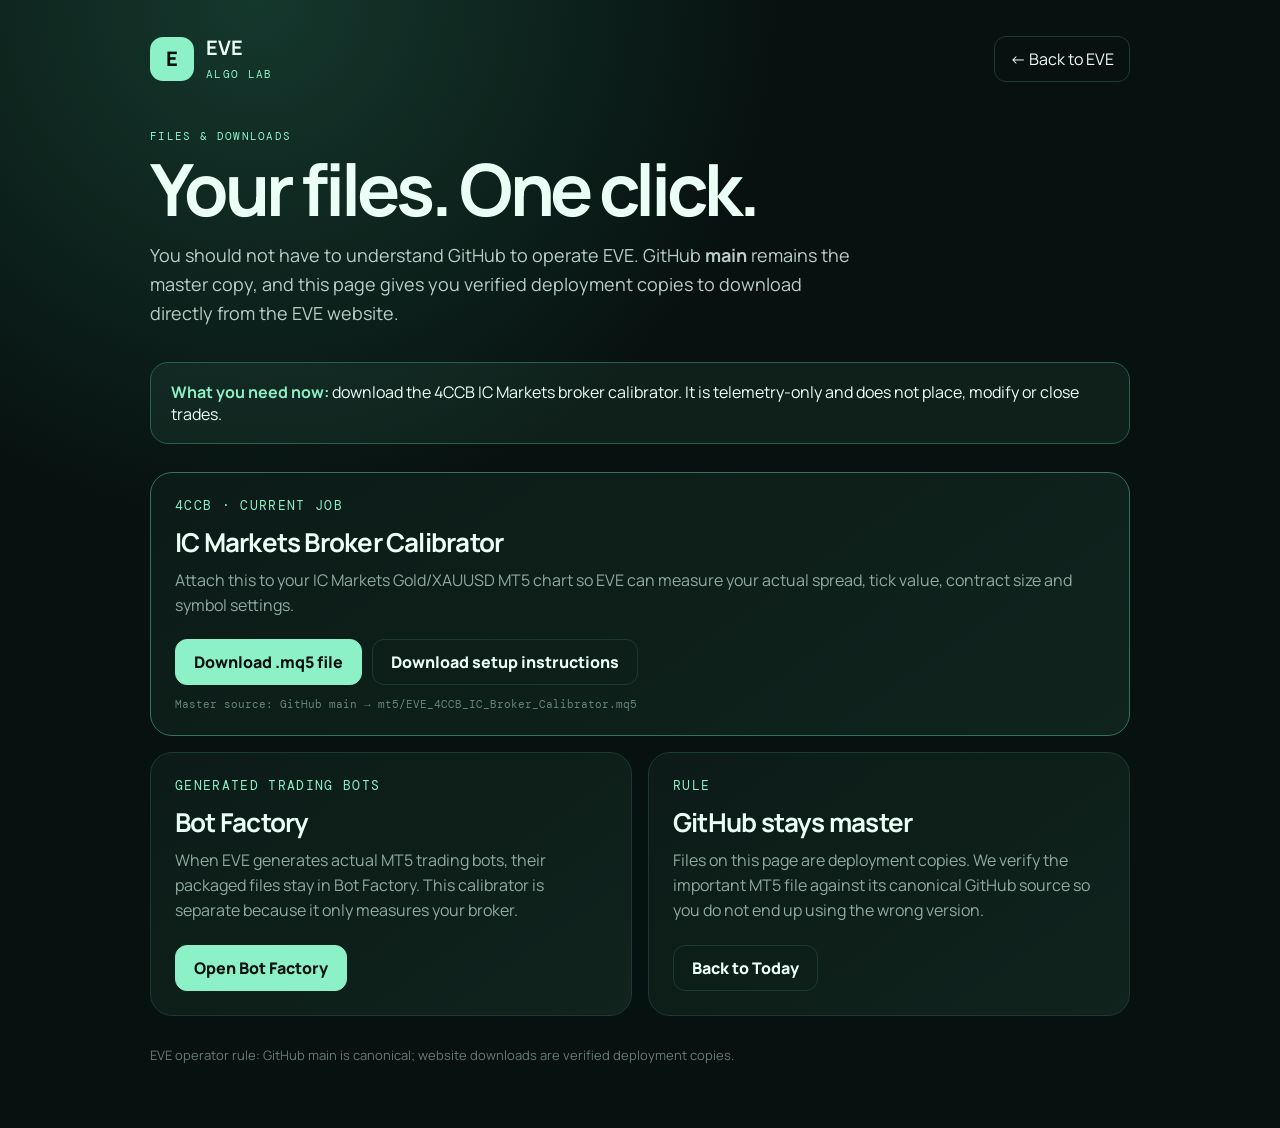
<file: frontend/downloads.html>
<!doctype html>
<html lang="en">
<head>
  <meta charset="utf-8">
  <meta name="viewport" content="width=device-width, initial-scale=1">
  <meta name="theme-color" content="#07110f">
  <title>EVE Downloads</title>
  <link rel="icon" href="favicon.svg" type="image/svg+xml">
  <link rel="preconnect" href="https://fonts.googleapis.com">
  <link rel="preconnect" href="https://fonts.gstatic.com" crossorigin>
  <link href="https://fonts.googleapis.com/css2?family=DM+Mono:wght@400;500&family=Manrope:wght@400;500;600;700;800&display=swap" rel="stylesheet">
  <style>
    :root { color-scheme: dark; --bg:#07110f; --panel:#0c1b17; --panel2:#10231d; --line:#1d3a31; --mint:#8cf1c7; --text:#ecfff7; --muted:#90aaa0; }
    * { box-sizing:border-box; }
    body { margin:0; min-height:100vh; background:radial-gradient(circle at 20% 0%,#15382d 0,transparent 35%),var(--bg); color:var(--text); font-family:Manrope,system-ui,sans-serif; }
    .wrap { width:min(980px,calc(100% - 32px)); margin:0 auto; padding:34px 0 64px; }
    .top { display:flex; align-items:center; justify-content:space-between; gap:20px; margin-bottom:46px; }
    .brand { display:flex; align-items:center; gap:12px; color:var(--text); text-decoration:none; }
    .mark { width:44px; height:44px; border-radius:13px; display:grid; place-items:center; background:var(--mint); color:#07110f; font-weight:800; font-size:20px; }
    .brand strong { display:block; font-size:20px; }
    .brand small,.eyebrow { font-family:"DM Mono",monospace; color:var(--mint); letter-spacing:.12em; font-size:11px; }
    .back { color:var(--text); text-decoration:none; border:1px solid var(--line); padding:11px 15px; border-radius:12px; }
    h1 { font-size:clamp(38px,7vw,72px); line-height:.95; margin:12px 0 18px; letter-spacing:-.055em; }
    .intro { max-width:700px; color:#b9cec6; font-size:18px; line-height:1.6; margin-bottom:34px; }
    .notice { border:1px solid #27604d; background:rgba(140,241,199,.06); border-radius:18px; padding:18px 20px; margin:24px 0 28px; }
    .notice strong { color:var(--mint); }
    .grid { display:grid; grid-template-columns:repeat(2,minmax(0,1fr)); gap:16px; }
    .card { background:linear-gradient(145deg,var(--panel),var(--panel2)); border:1px solid var(--line); border-radius:22px; padding:24px; min-height:230px; display:flex; flex-direction:column; }
    .card.primary { grid-column:1/-1; border-color:#35715c; }
    .card small { font-family:"DM Mono",monospace; color:var(--mint); letter-spacing:.1em; }
    .card h2 { margin:10px 0 8px; font-size:26px; letter-spacing:-.03em; }
    .card p { color:var(--muted); line-height:1.55; margin:0 0 22px; }
    .actions { margin-top:auto; display:flex; gap:10px; flex-wrap:wrap; }
    .button { display:inline-flex; align-items:center; justify-content:center; min-height:46px; padding:0 18px; border-radius:12px; text-decoration:none; font-weight:800; border:1px solid var(--line); color:var(--text); }
    .button.primary { background:var(--mint); color:#07110f; border-color:var(--mint); }
    .path { margin-top:12px; font-family:"DM Mono",monospace; font-size:11px; color:#66857a; word-break:break-all; }
    footer { margin-top:30px; color:#627d73; font-size:13px; }
    @media (max-width:720px) { .grid { grid-template-columns:1fr; } .card.primary { grid-column:auto; } .top { align-items:flex-start; } .back { font-size:13px; } }
  </style>
</head>
<body>
  <main class="wrap">
    <div class="top">
      <a class="brand" href="/#home"><span class="mark">E</span><span><strong>EVE</strong><small>ALGO LAB</small></span></a>
      <a class="back" href="/#home">← Back to EVE</a>
    </div>

    <p class="eyebrow">FILES & DOWNLOADS</p>
    <h1>Your files. One click.</h1>
    <p class="intro">You should not have to understand GitHub to operate EVE. GitHub <strong>main</strong> remains the master copy, and this page gives you verified deployment copies to download directly from the EVE website.</p>

    <div class="notice"><strong>What you need now:</strong> download the 4CCB IC Markets broker calibrator. It is telemetry-only and does not place, modify or close trades.</div>

    <section class="grid">
      <article class="card primary">
        <small>4CCB · CURRENT JOB</small>
        <h2>IC Markets Broker Calibrator</h2>
        <p>Attach this to your IC Markets Gold/XAUUSD MT5 chart so EVE can measure your actual spread, tick value, contract size and symbol settings.</p>
        <div class="actions">
          <a class="button primary" href="/files/EVE_4CCB_IC_Broker_Calibrator.mq5" download>Download .mq5 file</a>
          <a class="button" href="/files/4ccb-operator-setup.md" download>Download setup instructions</a>
        </div>
        <div class="path">Master source: GitHub main → mt5/EVE_4CCB_IC_Broker_Calibrator.mq5</div>
      </article>

      <article class="card">
        <small>GENERATED TRADING BOTS</small>
        <h2>Bot Factory</h2>
        <p>When EVE generates actual MT5 trading bots, their packaged files stay in Bot Factory. This calibrator is separate because it only measures your broker.</p>
        <div class="actions"><a class="button primary" href="/#bot-library?view=files">Open Bot Factory</a></div>
      </article>

      <article class="card">
        <small>RULE</small>
        <h2>GitHub stays master</h2>
        <p>Files on this page are deployment copies. We verify the important MT5 file against its canonical GitHub source so you do not end up using the wrong version.</p>
        <div class="actions"><a class="button" href="/#home">Back to Today</a></div>
      </article>
    </section>

    <footer>EVE operator rule: GitHub main is canonical; website downloads are verified deployment copies.</footer>
  </main>
</body>
</html>
</file>
